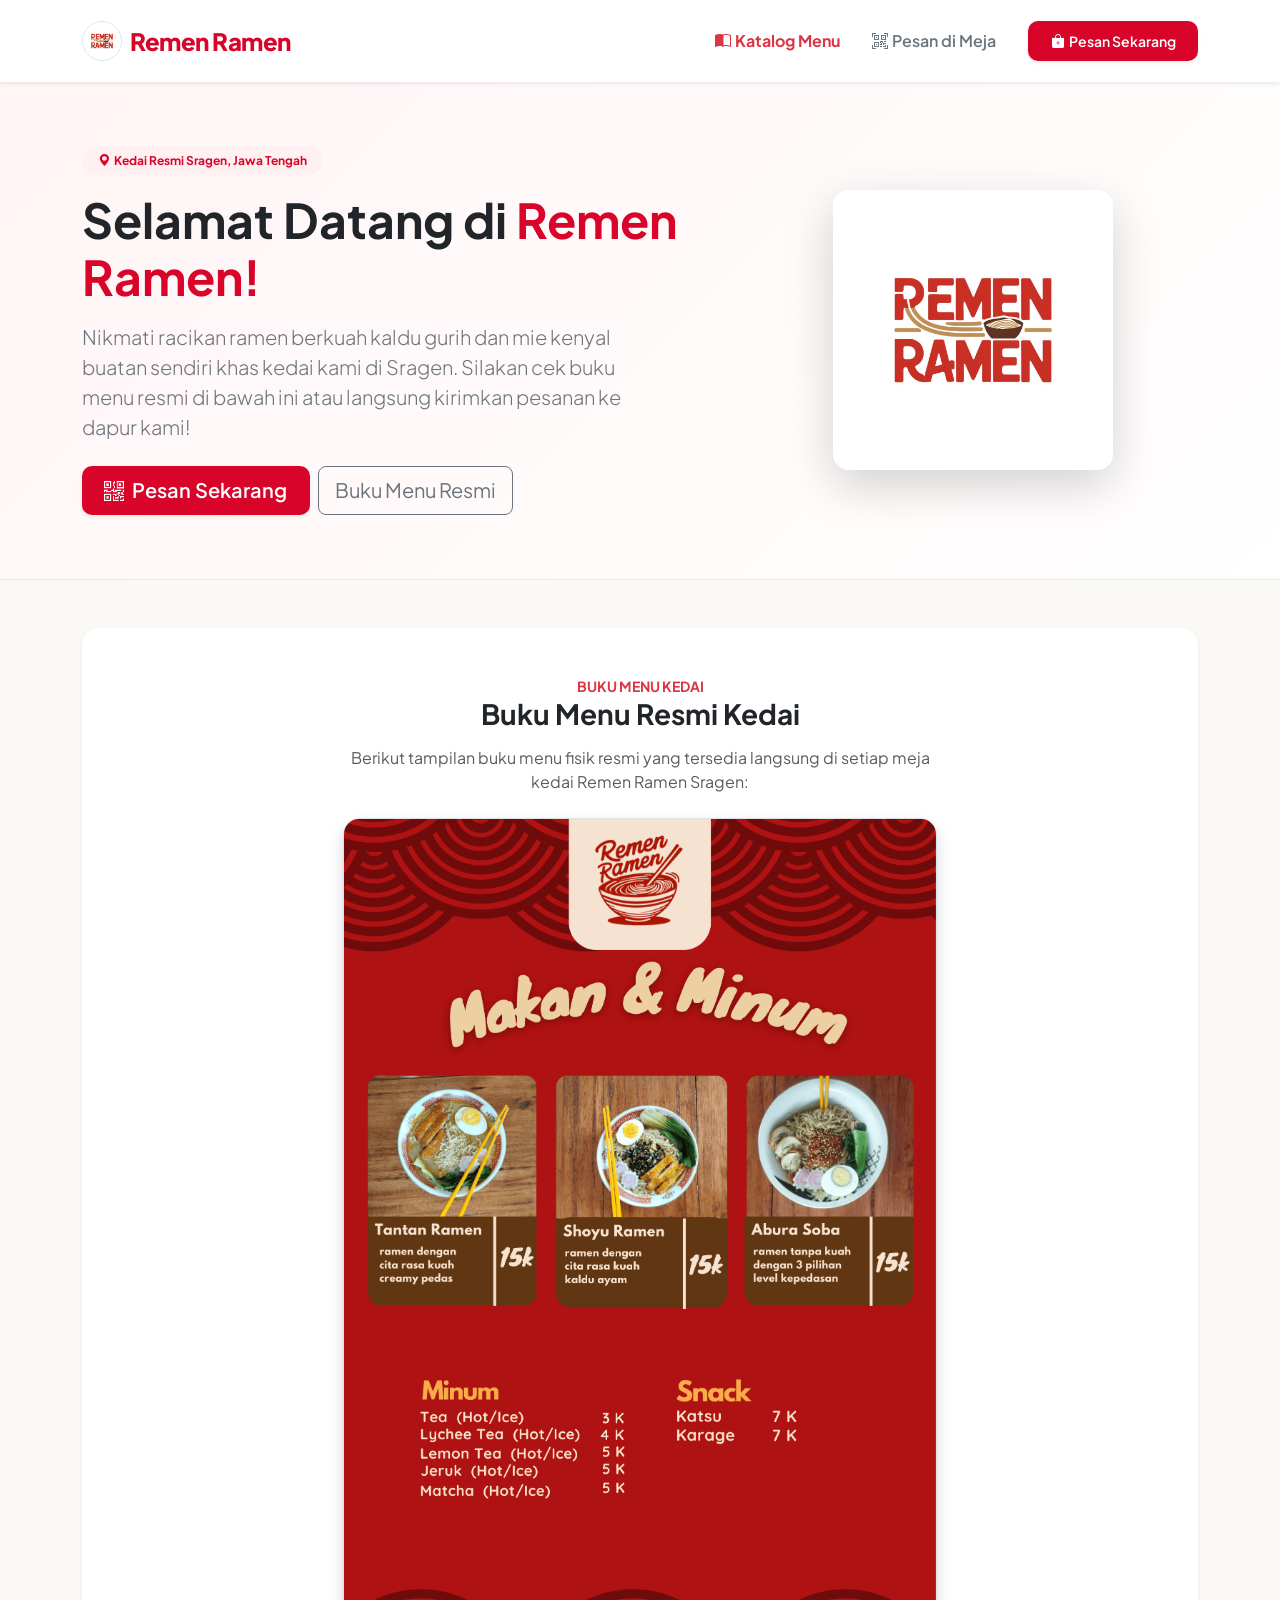
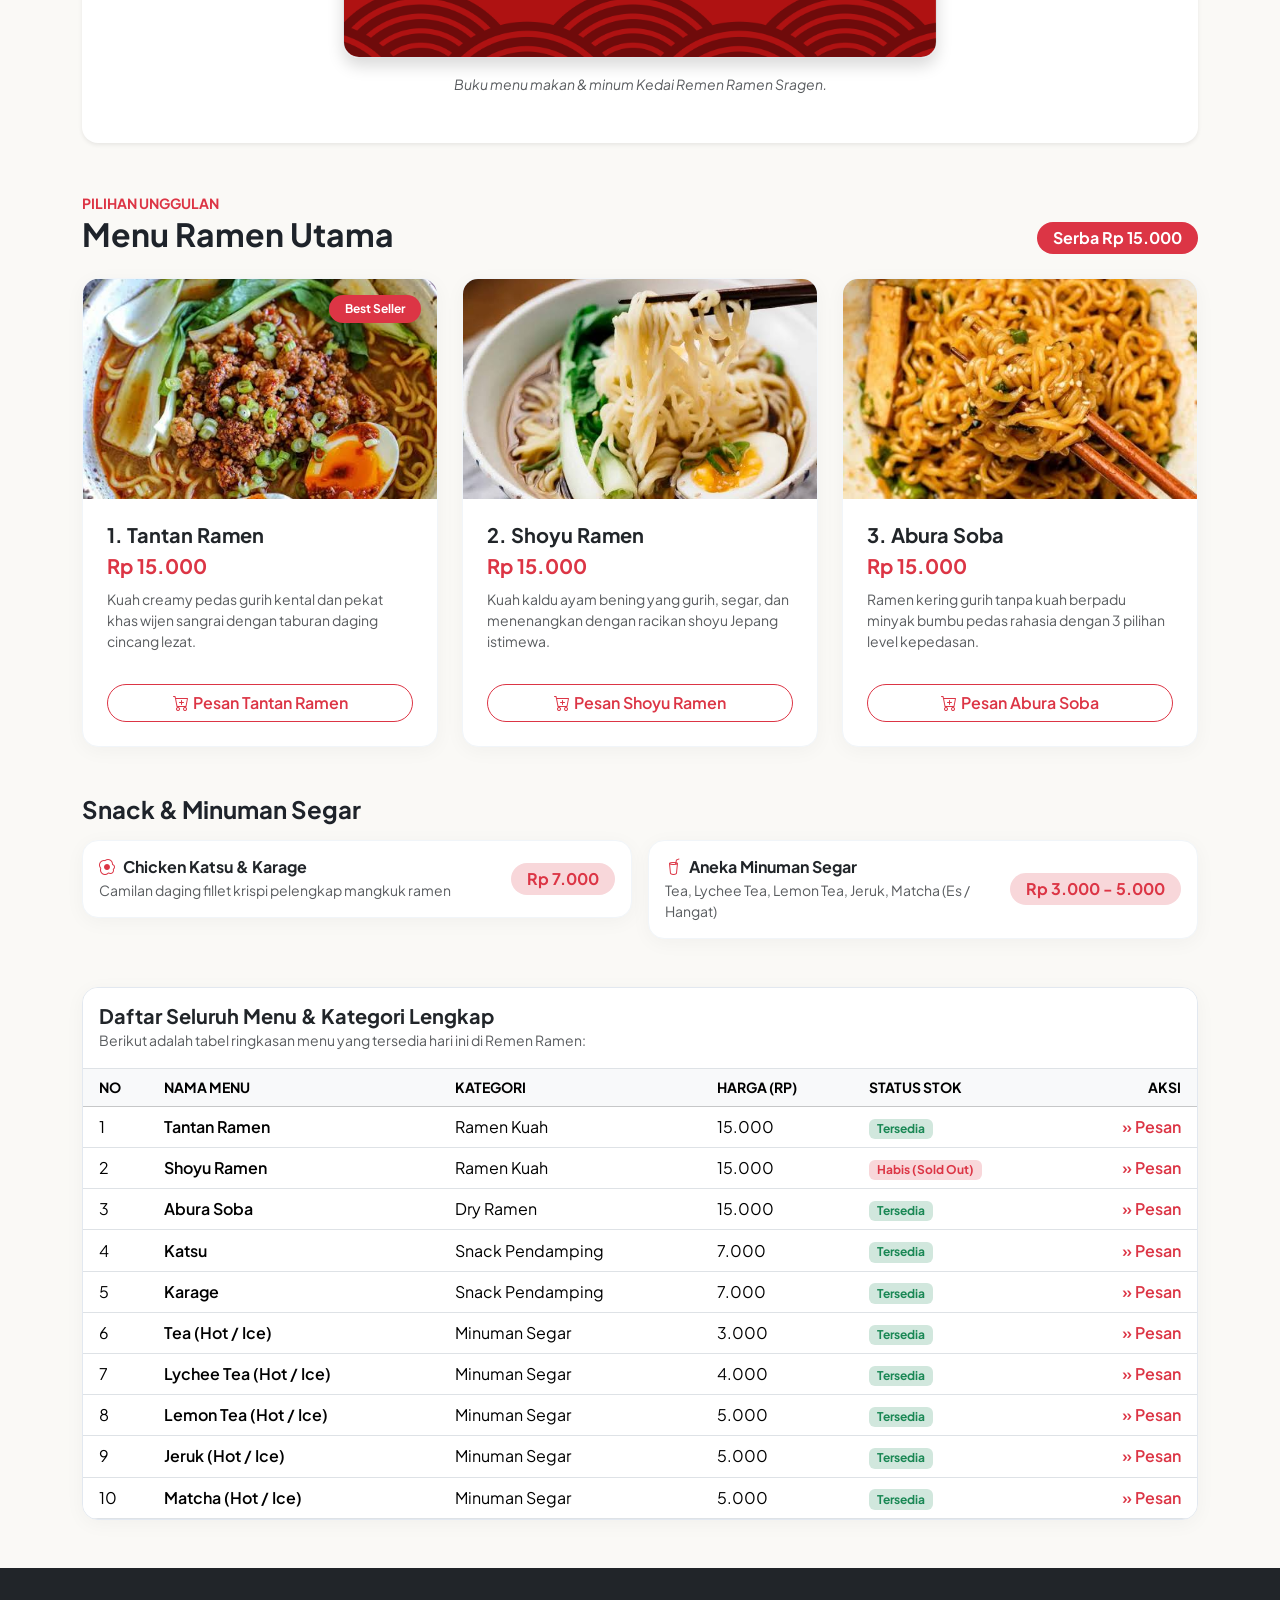
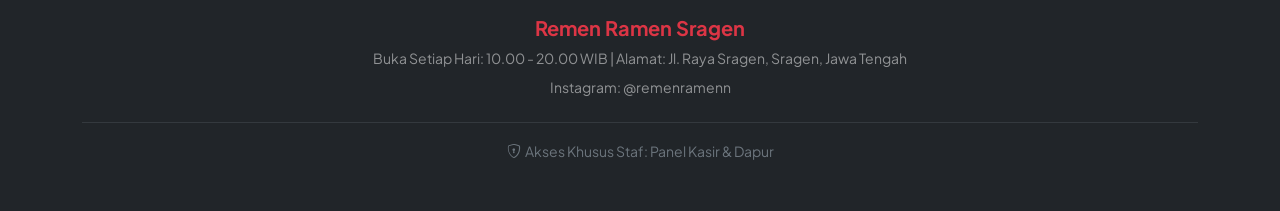
<file: index.html>
<!DOCTYPE html>
<html lang="id">
<head>
  <meta charset="UTF-8">
  <meta name="viewport" content="width=device-width, initial-scale=1.0">
  <title>Remen Ramen - Autentik Ramen Kedai Sragen</title>

  <!-- Google Font: Plus Jakarta Sans -->
  <link rel="preconnect" href="https://fonts.googleapis.com">
  <link rel="preconnect" href="https://fonts.gstatic.com" crossorigin>
  <link href="https://fonts.googleapis.com/css2?family=Plus+Jakarta+Sans:wght@400;500;600;700;800&display=swap" rel="stylesheet">

  <!-- Bootstrap 5 & Icons -->
  <link href="https://cdn.jsdelivr.net/npm/bootstrap@5.3.3/dist/css/bootstrap.min.css" rel="stylesheet">
  <link rel="stylesheet" href="https://cdn.jsdelivr.net/npm/bootstrap-icons@1.11.3/font/bootstrap-icons.min.css">

  <!-- Custom CSS -->
  <link rel="stylesheet" href="assets/css/style.css">
</head>
<body>

  <!-- ================= NAVBAR PELANGGAN ================= -->
  <nav class="navbar navbar-expand-lg navbar-light bg-white sticky-top shadow-sm py-3">
    <div class="container">
      <a class="navbar-brand d-flex align-items-center gap-2" href="index.html">
        <img src="assets/images/Logo_RemenRamen.jpg" alt="Logo Remen Ramen" class="rounded-circle border" width="40" height="40">
        <span class="navbar-brand-title fs-4 mb-0">Remen Ramen</span>
      </a>

      <button class="navbar-toggler border-0" type="button" data-bs-toggle="collapse" data-bs-target="#navCustomer">
        <span class="navbar-toggler-icon"></span>
      </button>

      <div class="collapse navbar-collapse justify-content-end" id="navCustomer">
        <ul class="navbar-nav align-items-center gap-1 gap-lg-3 mt-3 mt-lg-0">
          <li class="nav-item">
            <a class="nav-link active fw-bold text-danger" href="index.html"><i class="bi bi-book-half me-1"></i>Katalog Menu</a>
          </li>
          <li class="nav-item">
            <a class="nav-link fw-semibold text-secondary" href="pesan.html"><i class="bi bi-qr-code-scan me-1"></i>Pesan di Meja</a>
          </li>
          <li class="nav-item ms-lg-2">
            <a href="pesan.html" class="btn btn-brand btn-sm shadow-sm"><i class="bi bi-bag-plus-fill me-1"></i>Pesan Sekarang</a>
          </li>
        </ul>
      </div>
    </div>
  </nav>

  <!-- ================= 1. SAMBUTAN & HERO BANNER ================= -->
  <header class="hero-banner py-5" id="sambutan">
    <div class="container py-3">
      <div class="row align-items-center gy-4">
        <div class="col-12 col-lg-7 text-center text-lg-start">
          <span class="badge badge-soft-red px-3 py-2 rounded-pill mb-3">
            <i class="bi bi-geo-alt-fill me-1"></i>Kedai Resmi Sragen, Jawa Tengah
          </span>
          <h1 class="display-5 fw-bold text-dark mb-3">
            Selamat Datang di <span style="color: var(--brand-red);">Remen Ramen!</span>
          </h1>
          <p class="lead text-secondary mb-4" style="max-width: 540px;">
            Nikmati racikan ramen berkuah kaldu gurih dan mie kenyal buatan sendiri khas kedai kami di Sragen. Silakan cek buku menu resmi di bawah ini atau langsung kirimkan pesanan ke dapur kami!
          </p>
          <div class="d-flex flex-wrap justify-content-center justify-content-lg-start gap-2">
            <a href="pesan.html" class="btn btn-brand btn-lg shadow-sm">
              <i class="bi bi-qr-code me-2"></i>Pesan Sekarang
            </a>
            <a href="#buku-menu" class="btn btn-outline-secondary btn-lg">
              Buku Menu Resmi
            </a>
          </div>
        </div>
        <div class="col-12 col-lg-5 text-center">
          <img src="assets/images/Logo_RemenRamen.jpg" alt="Logo Kedai Remen Ramen" class="img-fluid rounded-4 shadow-lg border border-3 border-white" style="max-width: 280px;">
        </div>
      </div>
    </div>
  </header>

  <!-- ================= KONTEN UTAMA ================= -->
  <main class="container my-5">

    <!-- 2. BUKU MENU -->
    <section class="card border-0 shadow-sm rounded-4 p-4 p-lg-5 mb-5 bg-white text-center" id="buku-menu">
      <span class="text-danger fw-bold small text-uppercase">Buku Menu Kedai</span>
      <h2 class="h3 fw-bold mb-3">Buku Menu Resmi Kedai</h2>
      <p class="text-muted mx-auto mb-4" style="max-width: 600px;">
        Berikut tampilan buku menu fisik resmi yang tersedia langsung di setiap meja kedai Remen Ramen Sragen:
      </p>
      <div class="text-center">
        <img src="assets/images/Menu_RemenRamen.png" class="img-fluid rounded-4 shadow border" alt="Buku Menu Resmi Remen Ramen" style="max-height: 840px;">
        <figcaption class="mt-3 text-muted small fst-italic">Buku menu makan &amp; minum Kedai Remen Ramen Sragen.</figcaption>
      </div>
    </section>

    <!-- 3. MENU RAMEN (GRID CARDS 3 KOLOM BOOTSTRAP) -->
    <section class="mb-5" id="menu-utama">
      <div class="d-flex justify-content-between align-items-end mb-4">
        <div>
          <span class="text-danger fw-bold small text-uppercase">Pilihan Unggulan</span>
          <h2 class="fw-bold mb-0">Menu Ramen Utama</h2>
        </div>
        <span class="badge bg-danger fs-6 px-3 py-2 rounded-pill">Serba Rp 15.000</span>
      </div>

      <div class="row g-4">
        <!-- Card 1: Tantan Ramen -->
        <div class="col-12 col-md-6 col-lg-4">  
          <div class="card card-menu h-100">
            <div class="position-relative">
              <img src="assets/images/Ramen_Tantan.jpg" class="card-img-top card-menu-img" alt="Tantan Ramen">
              <span class="position-absolute top-0 end-0 m-3 badge bg-danger rounded-pill px-3 py-2 shadow-sm">Best Seller</span>
            </div>
            <div class="card-body p-4 d-flex flex-column">
              <h3 class="h5 fw-bold mb-1">1. Tantan Ramen</h3>
              <p class="text-danger fw-bold fs-5 mb-2">Rp 15.000</p>
              <p class="text-muted small flex-grow-1">
                Kuah creamy pedas gurih kental dan pekat khas wijen sangrai dengan taburan daging cincang lezat.
              </p>
              <a href="pesan.html" class="btn btn-outline-danger w-100 fw-semibold rounded-pill mt-3">
                <i class="bi bi-cart-plus me-1"></i>Pesan Tantan Ramen
              </a>
            </div>
          </div>
        </div>

        <!-- Card 2: Shoyu Ramen -->
        <div class="col-12 col-md-6 col-lg-4">
          <div class="card card-menu h-100">
            <div class="position-relative">
              <img src="assets/images/Ramen_Shoyu.jpg" class="card-img-top card-menu-img" alt="Shoyu Ramen">
            </div>
            <div class="card-body p-4 d-flex flex-column">
              <h3 class="h5 fw-bold mb-1">2. Shoyu Ramen</h3>
              <p class="text-danger fw-bold fs-5 mb-2">Rp 15.000</p>
              <p class="text-muted small flex-grow-1">
                Kuah kaldu ayam bening yang gurih, segar, dan menenangkan dengan racikan shoyu Jepang istimewa.
              </p>
              <a href="pesan.html" class="btn btn-outline-danger w-100 fw-semibold rounded-pill mt-3">
                <i class="bi bi-cart-plus me-1"></i>Pesan Shoyu Ramen
              </a>
            </div>
          </div>
        </div>

        <!-- Card 3: Abura Soba -->
        <div class="col-12 col-md-6 col-lg-4">
          <div class="card card-menu h-100">
            <div class="position-relative">
              <img src="assets/images/Ramen_AburaSoba.jpg" class="card-img-top card-menu-img" alt="Abura Soba">
            </div>
            <div class="card-body p-4 d-flex flex-column">
              <h3 class="h5 fw-bold mb-1">3. Abura Soba</h3>
              <p class="text-danger fw-bold fs-5 mb-2">Rp 15.000</p>
              <p class="text-muted small flex-grow-1">
                Ramen kering gurih tanpa kuah berpadu minyak bumbu pedas rahasia dengan 3 pilihan level kepedasan.
              </p>
              <a href="pesan.html" class="btn btn-outline-danger w-100 fw-semibold rounded-pill mt-3">
                <i class="bi bi-cart-plus me-1"></i>Pesan Abura Soba
              </a>
            </div>
          </div>
        </div>
      </div>
    </section>

    <!-- 4. SNACK & MINUMAN -->
    <section class="mb-5">
      <h2 class="h4 fw-bold mb-3">Snack &amp; Minuman Segar</h2>
      <div class="row g-3">
        <div class="col-12 col-md-6">
          <div class="card card-menu p-3">
            <div class="d-flex justify-content-between align-items-center">
              <div>
                <h3 class="h6 fw-bold mb-1"><i class="bi bi-egg-fried text-danger me-2"></i>Chicken Katsu &amp; Karage</h3>
                <p class="text-muted small mb-0">Camilan daging fillet krispi pelengkap mangkuk ramen</p>
              </div>
              <span class="badge bg-danger-subtle text-danger fs-6 px-3 py-2 rounded-pill">Rp 7.000</span>
            </div>
          </div>
        </div>
        <div class="col-12 col-md-6">
          <div class="card card-menu p-3">
            <div class="d-flex justify-content-between align-items-center">
              <div>
                <h3 class="h6 fw-bold mb-1"><i class="bi bi-cup-straw text-danger me-2"></i>Aneka Minuman Segar</h3>
                <p class="text-muted small mb-0">Tea, Lychee Tea, Lemon Tea, Jeruk, Matcha (Es / Hangat)</p>
              </div>
              <span class="badge bg-danger-subtle text-danger fs-6 px-3 py-2 rounded-pill">Rp 3.000 - 5.000</span>
            </div>
          </div>
        </div>
      </div>
    </section>

    <!-- 5. TABEL DAFTAR SELURUH MENU & KATEGORI LENGKAP -->
    <section class="mb-5" id="daftar-harga-lengkap">
      <div class="table-card">
        <div class="p-3 border-bottom bg-white">
          <h2 class="h5 fw-bold mb-0 text-dark">Daftar Seluruh Menu &amp; Kategori Lengkap</h2>
          <small class="text-muted">Berikut adalah tabel ringkasan menu yang tersedia hari ini di Remen Ramen:</small>
        </div>
        <div class="table-responsive">
          <table class="table table-hover align-middle mb-0">
            <thead class="table-light text-secondary small text-uppercase">
              <tr>
                <th scope="col" class="ps-3">No</th>
                <th scope="col">Nama Menu</th>
                <th scope="col">Kategori</th>
                <th scope="col">Harga (Rp)</th>
                <th scope="col">Status Stok</th>
                <th scope="col" class="text-end pe-3">Aksi</th>
              </tr>
            </thead>
            <tbody>
              <tr>
                <td class="ps-3">1</td>
                <td class="fw-semibold">Tantan Ramen</td>
                <td>Ramen Kuah</td>
                <td>15.000</td>
                <td><span class="badge bg-success-subtle text-success">Tersedia</span></td>
                <td class="text-end pe-3"><a href="pesan.html" class="text-danger fw-semibold text-decoration-none">&raquo; Pesan</a></td>
              </tr>
              <tr>
                <td class="ps-3">2</td>
                <td class="fw-semibold">Shoyu Ramen</td>
                <td>Ramen Kuah</td>
                <td>15.000</td>
                <td><span class="badge bg-danger-subtle text-danger">Habis (Sold Out)</span></td>
                <td class="text-end pe-3"><a href="pesan.html" class="text-danger fw-semibold text-decoration-none">&raquo; Pesan</a></td>
              </tr>
              <tr>
                <td class="ps-3">3</td>
                <td class="fw-semibold">Abura Soba</td>
                <td>Dry Ramen</td>
                <td>15.000</td>
                <td><span class="badge bg-success-subtle text-success">Tersedia</span></td>
                <td class="text-end pe-3"><a href="pesan.html" class="text-danger fw-semibold text-decoration-none">&raquo; Pesan</a></td>
              </tr>
              <tr>
                <td class="ps-3">4</td>
                <td class="fw-semibold">Katsu</td>
                <td>Snack Pendamping</td>
                <td>7.000</td>
                <td><span class="badge bg-success-subtle text-success">Tersedia</span></td>
                <td class="text-end pe-3"><a href="pesan.html" class="text-danger fw-semibold text-decoration-none">&raquo; Pesan</a></td>
              </tr>
              <tr>
                <td class="ps-3">5</td>
                <td class="fw-semibold">Karage</td>
                <td>Snack Pendamping</td>
                <td>7.000</td>
                <td><span class="badge bg-success-subtle text-success">Tersedia</span></td>
                <td class="text-end pe-3"><a href="pesan.html" class="text-danger fw-semibold text-decoration-none">&raquo; Pesan</a></td>
              </tr>
              <tr>
                <td class="ps-3">6</td>
                <td class="fw-semibold">Tea (Hot / Ice)</td>
                <td>Minuman Segar</td>
                <td>3.000</td>
                <td><span class="badge bg-success-subtle text-success">Tersedia</span></td>
                <td class="text-end pe-3"><a href="pesan.html" class="text-danger fw-semibold text-decoration-none">&raquo; Pesan</a></td>
              </tr>
              <tr>
                <td class="ps-3">7</td>
                <td class="fw-semibold">Lychee Tea (Hot / Ice)</td>
                <td>Minuman Segar</td>
                <td>4.000</td>
                <td><span class="badge bg-success-subtle text-success">Tersedia</span></td>
                <td class="text-end pe-3"><a href="pesan.html" class="text-danger fw-semibold text-decoration-none">&raquo; Pesan</a></td>
              </tr>
              <tr>
                <td class="ps-3">8</td>
                <td class="fw-semibold">Lemon Tea (Hot / Ice)</td>
                <td>Minuman Segar</td>
                <td>5.000</td>
                <td><span class="badge bg-success-subtle text-success">Tersedia</span></td>
                <td class="text-end pe-3"><a href="pesan.html" class="text-danger fw-semibold text-decoration-none">&raquo; Pesan</a></td>
              </tr>
              <tr>
                <td class="ps-3">9</td>
                <td class="fw-semibold">Jeruk (Hot / Ice)</td>
                <td>Minuman Segar</td>
                <td>5.000</td>
                <td><span class="badge bg-success-subtle text-success">Tersedia</span></td>
                <td class="text-end pe-3"><a href="pesan.html" class="text-danger fw-semibold text-decoration-none">&raquo; Pesan</a></td>
              </tr>
              <tr>
                <td class="ps-3">10</td>
                <td class="fw-semibold">Matcha (Hot / Ice)</td>
                <td>Minuman Segar</td>
                <td>5.000</td>
                <td><span class="badge bg-success-subtle text-success">Tersedia</span></td>
                <td class="text-end pe-3"><a href="pesan.html" class="text-danger fw-semibold text-decoration-none">&raquo; Pesan</a></td>
              </tr>
            </tbody>
          </table>
        </div>
      </div>
    </section>

  </main>

  <!-- ================= FOOTER ================= -->
  <footer class="bg-dark text-white py-5 mt-5">
    <div class="container text-center">
      <h3 class="h5 fw-bold text-danger mb-2">Remen Ramen Sragen</h3>
      <p class="text-white-50 small mb-2">Buka Setiap Hari: 10.00 - 20.00 WIB | Alamat: Jl. Raya Sragen, Sragen, Jawa Tengah</p>
      <p class="text-white-50 small mb-4">Instagram: @remenramenn</p>
      
      <div class="pt-3 border-top border-secondary border-opacity-25">
        <a href="admin.html" class="text-secondary text-decoration-none small">
          <i class="bi bi-shield-lock me-1"></i>Akses Khusus Staf: Panel Kasir &amp; Dapur
        </a>
      </div>
    </div>
  </footer>

  <!-- Bootstrap 5.3 JS Bundle (Bawaan Bootstrap untuk Navbar Collapse) -->
  <script src="https://cdn.jsdelivr.net/npm/bootstrap@5.3.3/dist/js/bootstrap.bundle.min.js"></script>
</body>
</html>
</file>
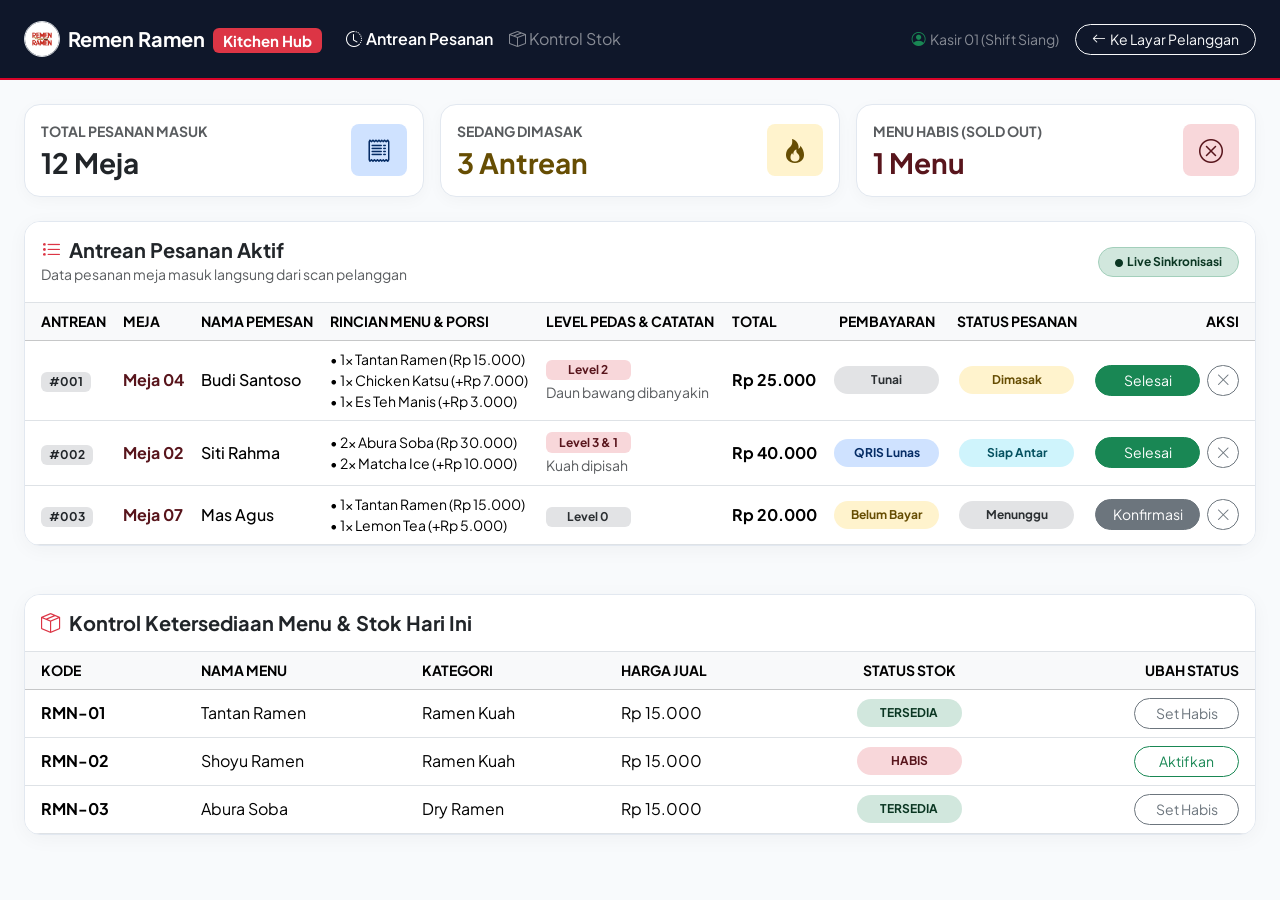
<file: admin.html>
<!DOCTYPE html>
<html lang="id">
<head>
  <meta charset="UTF-8">
  <meta name="viewport" content="width=device-width, initial-scale=1.0">
  <title>Dashboard Kasir &amp; Dapur - Remen Ramen</title>

  <!-- Google Font: Plus Jakarta Sans -->
  <link rel="preconnect" href="https://fonts.googleapis.com">
  <link rel="preconnect" href="https://fonts.gstatic.com" crossorigin>
  <link href="https://fonts.googleapis.com/css2?family=Plus+Jakarta+Sans:wght@400;500;600;700;800&display=swap" rel="stylesheet">

  <!-- Bootstrap 5 & Icons -->
  <link href="https://cdn.jsdelivr.net/npm/bootstrap@5.3.3/dist/css/bootstrap.min.css" rel="stylesheet">
  <link rel="stylesheet" href="https://cdn.jsdelivr.net/npm/bootstrap-icons@1.11.3/font/bootstrap-icons.min.css">

  <!-- Custom CSS -->
  <link rel="stylesheet" href="assets/css/style.css">
</head>
<body class="bg-admin">

  <!-- ================= NAVBAR ADMIN ================= -->
  <nav class="navbar navbar-expand-lg navbar-dark admin-navbar sticky-top py-3">
    <div class="container-fluid px-lg-4">
      <a class="navbar-brand d-flex align-items-center gap-2" href="admin.html">
        <img src="assets/images/Logo_RemenRamen.jpg" alt="Logo Remen Ramen" class="rounded-circle border" width="36" height="36">
        <span class="fw-bold">Remen Ramen <span class="badge bg-danger ms-1">Kitchen Hub</span></span>
      </a>

      <button class="navbar-toggler" type="button" data-bs-toggle="collapse" data-bs-target="#navAdmin">
        <span class="navbar-toggler-icon"></span>
      </button>

      <div class="collapse navbar-collapse" id="navAdmin">
        <ul class="navbar-nav me-auto">
          <li class="nav-item">
            <a class="nav-link active fw-semibold" href="#antrean-live"><i class="bi bi-clock-history me-1"></i>Antrean Pesanan</a>
          </li>
          <li class="nav-item">
            <a class="nav-link text-white-50" href="#kontrol-stok"><i class="bi bi-box-seam me-1"></i>Kontrol Stok</a>
          </li>
        </ul>
        <div class="d-flex align-items-center gap-3">
          <span class="text-white-50 small">
            <i class="bi bi-person-circle text-success me-1"></i>Kasir 01 (Shift Siang)
          </span>
          <a href="index.html" class="btn btn-outline-light btn-sm rounded-pill px-3">
            <i class="bi bi-arrow-left me-1"></i>Ke Layar Pelanggan
          </a>
        </div>
      </div>
    </div>
  </nav>

  <!-- ================= MAIN ADMIN ================= -->
  <main class="container-fluid px-lg-4 my-4">

    <!-- KPI STATS CARDS (WARNA SOFT PASTEL & TANPA BORDER TEBAL MENCOLOK) -->
    <div class="row g-3 mb-4">
      <div class="col-12 col-md-4">
        <div class="card-kpi p-3">
          <div class="d-flex justify-content-between align-items-center">
            <div>
              <p class="text-muted small fw-bold text-uppercase mb-1">Total Pesanan Masuk</p>
              <h2 class="h3 fw-bold text-dark mb-0">12 Meja</h2>
            </div>
            <div class="bg-primary-subtle text-primary-emphasis rounded-3 px-3 py-2">
              <i class="bi bi-receipt fs-4"></i>
            </div>
          </div>
        </div>
      </div>
      <div class="col-12 col-md-4">
        <div class="card-kpi p-3">
          <div class="d-flex justify-content-between align-items-center">
            <div>
              <p class="text-muted small fw-bold text-uppercase mb-1">Sedang Dimasak</p>
              <h2 class="h3 fw-bold text-warning-emphasis mb-0">3 Antrean</h2>
            </div>
            <div class="bg-warning-subtle text-warning-emphasis rounded-3 px-3 py-2">
              <i class="bi bi-fire fs-4"></i>
            </div>
          </div>
        </div>
      </div>
      <div class="col-12 col-md-4">
        <div class="card-kpi p-3">
          <div class="d-flex justify-content-between align-items-center">
            <div>
              <p class="text-muted small fw-bold text-uppercase mb-1">Menu Habis (Sold Out)</p>
              <h2 class="h3 fw-bold text-danger-emphasis mb-0">1 Menu</h2>
            </div>
            <div class="bg-danger-subtle text-danger-emphasis rounded-3 px-3 py-2">
              <i class="bi bi-x-circle fs-4"></i>
            </div>
          </div>
        </div>
      </div>
    </div>

    <!-- TABEL 1: ANTREAN LIVE -->
    <div class="table-card mb-5" id="antrean-live">
      <div class="p-3 border-bottom d-flex justify-content-between align-items-center bg-white">
        <div>
          <h2 class="h5 fw-bold mb-0 text-dark"><i class="bi bi-list-task text-danger me-2"></i>Antrean Pesanan Aktif</h2>
          <small class="text-muted">Data pesanan meja masuk langsung dari scan pelanggan</small>
        </div>
        <span class="badge bg-success-subtle text-success-emphasis border border-success-subtle px-3 py-2 rounded-pill small">
          <i class="bi bi-circle-fill me-1" style="font-size: 8px;"></i>Live Sinkronisasi
        </span>
      </div>

      <div class="table-responsive">
        <table class="table table-hover align-middle mb-0">
          <thead class="table-light text-secondary small text-uppercase">
            <tr>
              <th scope="col" class="ps-3">Antrean</th>
              <th scope="col">Meja</th>
              <th scope="col">Nama Pemesan</th>
              <th scope="col">Rincian Menu &amp; Porsi</th>
              <th scope="col">Level Pedas &amp; Catatan</th>
              <th scope="col">Total</th>
              <th scope="col" class="text-center">Pembayaran</th>
              <th scope="col" class="text-center">Status Pesanan</th>
              <th scope="col" class="text-end pe-3">Aksi</th>
            </tr>
          </thead>
          <tbody>
            <tr>
              <td class="ps-3"><span class="badge bg-secondary-subtle text-dark fw-bold px-2 py-1">#001</span></td>
              <td><span class="fw-bold text-danger-emphasis">Meja 04</span></td>
              <td class="fw-medium">Budi Santoso</td>
              <td>
                <small class="d-block">&bull; 1x Tantan Ramen (Rp 15.000)</small>
                <small class="d-block">&bull; 1x Chicken Katsu (+Rp 7.000)</small>
                <small class="d-block">&bull; 1x Es Teh Manis (+Rp 3.000)</small>
              </td>
              <td>
                <span class="badge bg-danger-subtle text-danger-emphasis d-inline-block text-center" style="width: 85px;">Level 2</span><br>
                <small class="text-muted">Daun bawang dibanyakin</small>
              </td>
              <td class="fw-bold">Rp 25.000</td>
              <td class="text-center">
                <span class="badge bg-secondary-subtle text-secondary-emphasis rounded-pill py-2 d-inline-block text-center" style="width: 105px;">Tunai</span>
              </td>
              <td class="text-center">
                <span class="badge bg-warning-subtle text-warning-emphasis rounded-pill py-2 d-inline-block text-center" style="width: 115px;">Dimasak</span>
              </td>
              <td class="text-end pe-3 text-nowrap">
                <button type="button" class="btn btn-sm btn-success rounded-pill me-1" style="width: 105px;">Selesai</button>
                <button type="button" class="btn btn-sm btn-outline-secondary rounded-pill px-2"><i class="bi bi-x-lg"></i></button>
              </td>
            </tr>

            <tr>
              <td class="ps-3"><span class="badge bg-secondary-subtle text-dark fw-bold px-2 py-1">#002</span></td>
              <td><span class="fw-bold text-danger-emphasis">Meja 02</span></td>
              <td class="fw-medium">Siti Rahma</td>
              <td>
                <small class="d-block">&bull; 2x Abura Soba (Rp 30.000)</small>
                <small class="d-block">&bull; 2x Matcha Ice (+Rp 10.000)</small>
              </td>
              <td>
                <span class="badge bg-danger-subtle text-danger-emphasis d-inline-block text-center" style="width: 85px;">Level 3 &amp; 1</span><br>
                <small class="text-muted">Kuah dipisah</small>
              </td>
              <td class="fw-bold">Rp 40.000</td>
              <td class="text-center">
                <span class="badge bg-primary-subtle text-primary-emphasis rounded-pill py-2 d-inline-block text-center" style="width: 105px;">QRIS Lunas</span>
              </td>
              <td class="text-center">
                <span class="badge bg-info-subtle text-info-emphasis rounded-pill py-2 d-inline-block text-center" style="width: 115px;">Siap Antar</span>
              </td>
              <td class="text-end pe-3 text-nowrap">
                <button type="button" class="btn btn-sm btn-success rounded-pill me-1" style="width: 105px;">Selesai</button>
                <button type="button" class="btn btn-sm btn-outline-secondary rounded-pill px-2"><i class="bi bi-x-lg"></i></button>
              </td>
            </tr>

            <tr>
              <td class="ps-3"><span class="badge bg-secondary-subtle text-dark fw-bold px-2 py-1">#003</span></td>
              <td><span class="fw-bold text-danger-emphasis">Meja 07</span></td>
              <td class="fw-medium">Mas Agus</td>
              <td>
                <small class="d-block">&bull; 1x Tantan Ramen (Rp 15.000)</small>
                <small class="d-block">&bull; 1x Lemon Tea (+Rp 5.000)</small>
              </td>
              <td>
                <span class="badge bg-secondary-subtle text-secondary-emphasis d-inline-block text-center" style="width: 85px;">Level 0</span>
              </td>
              <td class="fw-bold">Rp 20.000</td>
              <td class="text-center">
                <span class="badge bg-warning-subtle text-warning-emphasis rounded-pill py-2 d-inline-block text-center" style="width: 105px;">Belum Bayar</span>
              </td>
              <td class="text-center">
                <span class="badge bg-secondary-subtle text-secondary-emphasis rounded-pill py-2 d-inline-block text-center" style="width: 115px;">Menunggu</span>
              </td>
              <td class="text-end pe-3 text-nowrap">
                <button type="button" class="btn btn-sm btn-secondary rounded-pill me-1" style="width: 105px;">Konfirmasi</button>
                <button type="button" class="btn btn-sm btn-outline-secondary rounded-pill px-2"><i class="bi bi-x-lg"></i></button>
              </td>
            </tr>
          </tbody>
        </table>
      </div>
    </div>

    <!-- TABEL 2: KONTROL STOK -->
    <div class="table-card" id="kontrol-stok">
      <div class="p-3 border-bottom bg-white">
        <h2 class="h5 fw-bold mb-0 text-dark"><i class="bi bi-box-seam text-danger me-2"></i>Kontrol Ketersediaan Menu &amp; Stok Hari Ini</h2>
      </div>
      <div class="table-responsive">
        <table class="table table-hover align-middle mb-0">
          <thead class="table-light text-secondary small text-uppercase">
            <tr>
              <th scope="col" class="ps-3">Kode</th>
              <th scope="col">Nama Menu</th>
              <th scope="col">Kategori</th>
              <th scope="col">Harga Jual</th>
              <th scope="col" class="text-center">Status Stok</th>
              <th scope="col" class="text-end pe-3">Ubah Status</th>
            </tr>
          </thead>
          <tbody>
            <tr>
              <td class="ps-3 fw-bold">RMN-01</td>
              <td>Tantan Ramen</td>
              <td>Ramen Kuah</td>
              <td>Rp 15.000</td>
              <td class="text-center">
                <span class="badge bg-success-subtle text-success-emphasis rounded-pill py-2 d-inline-block text-center" style="width: 105px;">TERSEDIA</span>
              </td>
              <td class="text-end pe-3">
                <button type="button" class="btn btn-sm btn-outline-secondary rounded-pill" style="width: 105px;">Set Habis</button>
              </td>
            </tr>
            <tr>
              <td class="ps-3 fw-bold">RMN-02</td>
              <td>Shoyu Ramen</td>
              <td>Ramen Kuah</td>
              <td>Rp 15.000</td>
              <td class="text-center">
                <span class="badge bg-danger-subtle text-danger-emphasis rounded-pill py-2 d-inline-block text-center" style="width: 105px;">HABIS</span>
              </td>
              <td class="text-end pe-3">
                <button type="button" class="btn btn-sm btn-outline-success rounded-pill" style="width: 105px;">Aktifkan</button>
              </td>
            </tr>
            <tr>
              <td class="ps-3 fw-bold">RMN-03</td>
              <td>Abura Soba</td>
              <td>Dry Ramen</td>
              <td>Rp 15.000</td>
              <td class="text-center">
                <span class="badge bg-success-subtle text-success-emphasis rounded-pill py-2 d-inline-block text-center" style="width: 105px;">TERSEDIA</span>
              </td>
              <td class="text-end pe-3">
                <button type="button" class="btn btn-sm btn-outline-secondary rounded-pill" style="width: 105px;">Set Habis</button>
              </td>
            </tr>
          </tbody>
        </table>
      </div>
    </div>

  </main>

  <script src="https://cdn.jsdelivr.net/npm/bootstrap@5.3.3/dist/js/bootstrap.bundle.min.js"></script>
</body>
</html>
</file>
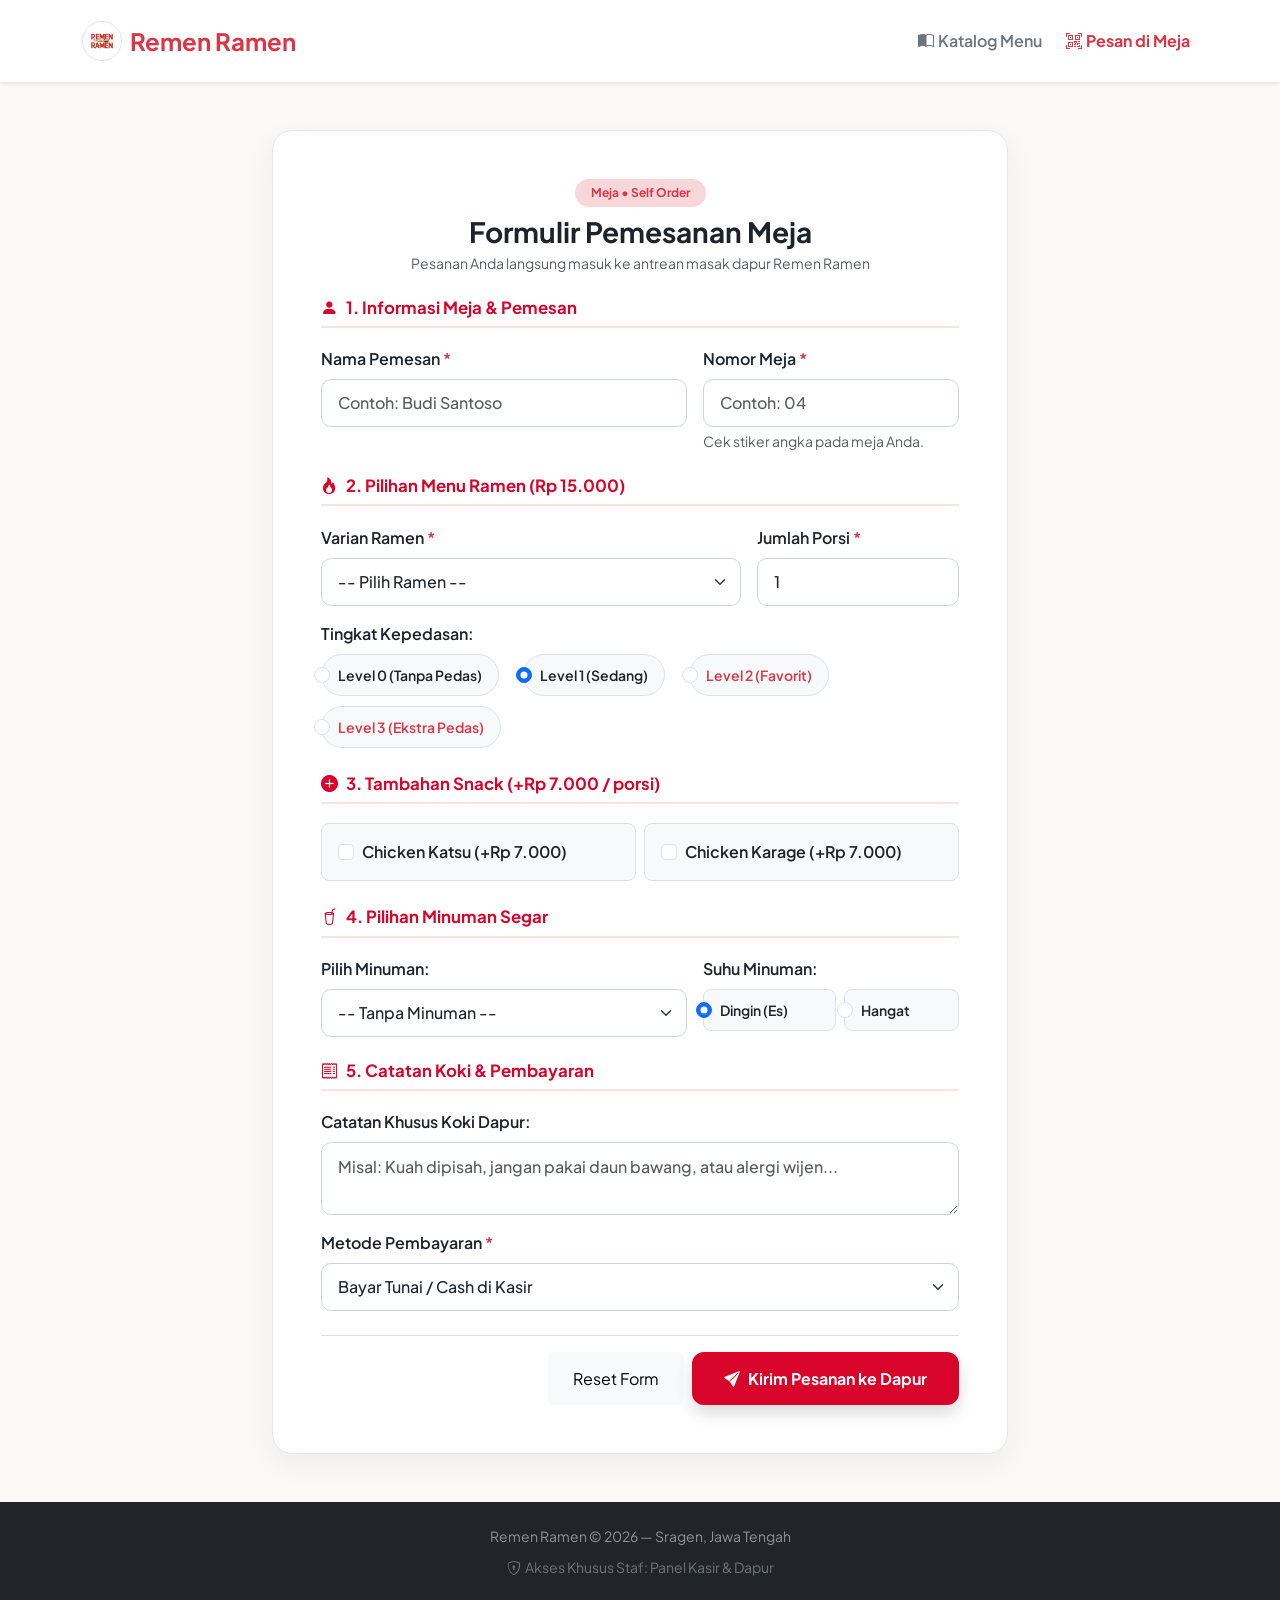
<file: pesan.html>
<!DOCTYPE html>
<html lang="id">
<head>
  <meta charset="UTF-8">
  <meta name="viewport" content="width=device-width, initial-scale=1.0">
  <title>Formulir Pemesanan Meja - Remen Ramen</title>

  <!-- Google Font: Plus Jakarta Sans -->
  <link rel="preconnect" href="https://fonts.googleapis.com">
  <link rel="preconnect" href="https://fonts.gstatic.com" crossorigin>
  <link href="https://fonts.googleapis.com/css2?family=Plus+Jakarta+Sans:wght@400;500;600;700;800&display=swap" rel="stylesheet">

  <!-- Bootstrap 5 & Icons -->
  <link href="https://cdn.jsdelivr.net/npm/bootstrap@5.3.3/dist/css/bootstrap.min.css" rel="stylesheet">
  <link rel="stylesheet" href="https://cdn.jsdelivr.net/npm/bootstrap-icons@1.11.3/font/bootstrap-icons.min.css">

  <!-- Custom CSS -->
  <link rel="stylesheet" href="assets/css/style.css">
</head>
<body>

  <!-- NAVBAR PELANGGAN -->
  <nav class="navbar navbar-expand-lg navbar-light bg-white sticky-top shadow-sm py-3">
    <div class="container">
      <a class="navbar-brand d-flex align-items-center gap-2" href="index.html">
        <img src="assets/images/Logo_RemenRamen.jpg" alt="Logo Remen Ramen" class="rounded-circle border" width="40" height="40">
        <span class="fw-bold fs-4 text-danger mb-0">Remen Ramen</span>
      </a>

      <button class="navbar-toggler border-0" type="button" data-bs-toggle="collapse" data-bs-target="#navPesan">
        <span class="navbar-toggler-icon"></span>
      </button>

      <div class="collapse navbar-collapse justify-content-end" id="navPesan">
        <ul class="navbar-nav align-items-center gap-2">
          <li class="nav-item">
            <a class="nav-link fw-semibold text-secondary" href="index.html"><i class="bi bi-book-half me-1"></i>Katalog Menu</a>
          </li>
          <li class="nav-item">
            <a class="nav-link active fw-bold text-danger" href="pesan.html"><i class="bi bi-qr-code-scan me-1"></i>Pesan di Meja</a>
          </li>
        </ul>
      </div>
    </div>
  </nav>

  <!-- FORM CONTAINER -->
  <main class="container my-5">
    <div class="row justify-content-center">
      <div class="col-12 col-md-10 col-lg-8">
        
        <div class="form-card p-4 p-md-5">
          <div class="text-center mb-4">
            <span class="badge bg-danger-subtle text-danger px-3 py-2 rounded-pill fw-bold mb-2">Meja &bull; Self Order</span>
            <h1 class="h3 fw-bold mb-1">Formulir Pemesanan Meja</h1>
            <p class="text-muted small">Pesanan Anda langsung masuk ke antrean masak dapur Remen Ramen</p>
          </div>

          <form action="admin.html" method="get">
            
            <!-- 1. DATA PEMESAN -->
            <div class="mb-4">
              <h2 class="form-section-title"><i class="bi bi-person-fill me-2"></i>1. Informasi Meja &amp; Pemesan</h2>
              <div class="row g-3">
                <div class="col-12 col-md-7">
                  <label for="nama_pemesan" class="form-label fw-semibold">Nama Pemesan <span class="text-danger">*</span></label>
                  <input type="text" class="form-control" id="nama_pemesan" name="nama_pemesan" placeholder="Contoh: Budi Santoso" required>
                </div>
                <div class="col-12 col-md-5">
                  <label for="nomor_meja" class="form-label fw-semibold">Nomor Meja <span class="text-danger">*</span></label>
                  <input type="number" class="form-control" id="nomor_meja" name="nomor_meja" min="1" max="25" placeholder="Contoh: 04" required>
                  <div class="form-text small">Cek stiker angka pada meja Anda.</div>
                </div>
              </div>
            </div>

            <!-- 2. PILIHAN RAMEN -->
            <div class="mb-4">
              <h2 class="form-section-title"><i class="bi bi-fire me-2"></i>2. Pilihan Menu Ramen (Rp 15.000)</h2>
              <div class="row g-3 mb-3">
                <div class="col-12 col-md-8">
                  <label for="menu_ramen" class="form-label fw-semibold">Varian Ramen <span class="text-danger">*</span></label>
                  <select class="form-select" id="menu_ramen" name="menu_ramen" required>
                    <option value="" selected disabled>-- Pilih Ramen --</option>
                    <option value="tantan">Tantan Ramen (Kuah Creamy Pedas) - Rp 15.000</option>
                    <option value="shoyu">Shoyu Ramen (Kuah Kaldu Segar) - Rp 15.000</option>
                    <option value="abura">Abura Soba (Dry Ramen Gurih) - Rp 15.000</option>
                  </select>
                </div>
                <div class="col-12 col-md-4">
                  <label for="jumlah_porsi" class="form-label fw-semibold">Jumlah Porsi <span class="text-danger">*</span></label>
                  <input type="number" class="form-control" id="jumlah_porsi" name="jumlah_porsi" min="1" max="10" value="1" required>
                </div>
              </div>

              <!-- Level Pedas -->
              <label class="form-label fw-semibold d-block mb-2">Tingkat Kepedasan:</label>
              <div class="d-flex flex-wrap gap-2">
                <div class="form-check form-check-inline border rounded-pill px-3 py-2 bg-light">
                  <input class="form-check-input" type="radio" name="level_pedas" id="lvl0" value="0">
                  <label class="form-check-label small fw-semibold" for="lvl0">Level 0 (Tanpa Pedas)</label>
                </div>
                <div class="form-check form-check-inline border rounded-pill px-3 py-2 bg-light">
                  <input class="form-check-input" type="radio" name="level_pedas" id="lvl1" value="1" checked>
                  <label class="form-check-label small fw-semibold" for="lvl1">Level 1 (Sedang)</label>
                </div>
                <div class="form-check form-check-inline border rounded-pill px-3 py-2 bg-light">
                  <input class="form-check-input" type="radio" name="level_pedas" id="lvl2" value="2">
                  <label class="form-check-label small fw-semibold text-danger" for="lvl2">Level 2 (Favorit)</label>
                </div>
                <div class="form-check form-check-inline border rounded-pill px-3 py-2 bg-light">
                  <input class="form-check-input" type="radio" name="level_pedas" id="lvl3" value="3">
                  <label class="form-check-label small fw-semibold text-danger" for="lvl3">Level 3 (Ekstra Pedas)</label>
                </div>
              </div>
            </div>

            <!-- 3. SNACK -->
            <div class="mb-4">
              <h2 class="form-section-title"><i class="bi bi-plus-circle-fill me-2"></i>3. Tambahan Snack (+Rp 7.000 / porsi)</h2>
              <div class="row g-2">
                <div class="col-12 col-md-6">
                  <div class="form-check border rounded-3 p-3 bg-light">
                    <input class="form-check-input ms-0 me-2" type="checkbox" id="katsu" name="snack[]" value="katsu">
                    <label class="form-check-label fw-semibold" for="katsu">Chicken Katsu (+Rp 7.000)</label>
                  </div>
                </div>
                <div class="col-12 col-md-6">
                  <div class="form-check border rounded-3 p-3 bg-light">
                    <input class="form-check-input ms-0 me-2" type="checkbox" id="karage" name="snack[]" value="karage">
                    <label class="form-check-label fw-semibold" for="karage">Chicken Karage (+Rp 7.000)</label>
                  </div>
                </div>
              </div>
            </div>

            <!-- 4. MINUMAN -->
            <div class="mb-4">
              <h2 class="form-section-title"><i class="bi bi-cup-straw me-2"></i>4. Pilihan Minuman Segar</h2>
              <div class="row g-3">
                <div class="col-12 col-md-7">
                  <label for="pilihan_minuman" class="form-label fw-semibold">Pilih Minuman:</label>
                  <select class="form-select" id="pilihan_minuman" name="pilihan_minuman">
                    <option value="none">-- Tanpa Minuman --</option>
                    <option value="tea">Tea - Rp 3.000</option>
                    <option value="lychee">Lychee Tea - Rp 4.000</option>
                    <option value="lemon">Lemon Tea - Rp 5.000</option>
                    <option value="jeruk">Jeruk - Rp 5.000</option>
                    <option value="matcha">Matcha - Rp 5.000</option>
                  </select>
                </div>
                <div class="col-12 col-md-5">
                  <label class="form-label fw-semibold d-block">Suhu Minuman:</label>
                  <div class="d-flex gap-2 mt-1">
                    <div class="form-check border rounded-3 px-3 py-2 bg-light flex-grow-1">
                      <input class="form-check-input" type="radio" name="suhu_minuman" id="es" value="ice" checked>
                      <label class="form-check-label small fw-semibold" for="es">Dingin (Es)</label>
                    </div>
                    <div class="form-check border rounded-3 px-3 py-2 bg-light flex-grow-1">
                      <input class="form-check-input" type="radio" name="suhu_minuman" id="hangat" value="hot">
                      <label class="form-check-label small fw-semibold" for="hangat">Hangat</label>
                    </div>
                  </div>
                </div>
              </div>
            </div>

            <!-- 5. CATATAN & PEMBAYARAN -->
            <div class="mb-4">
              <h2 class="form-section-title"><i class="bi bi-receipt me-2"></i>5. Catatan Koki &amp; Pembayaran</h2>
              <div class="mb-3">
                <label for="catatan_koki" class="form-label fw-semibold">Catatan Khusus Koki Dapur:</label>
                <textarea class="form-control" id="catatan_koki" name="catatan_koki" rows="2" placeholder="Misal: Kuah dipisah, jangan pakai daun bawang, atau alergi wijen..."></textarea>
              </div>
              <div>
                <label for="metode_pembayaran" class="form-label fw-semibold">Metode Pembayaran <span class="text-danger">*</span></label>
                <select class="form-select" id="metode_pembayaran" name="metode_pembayaran" required>
                  <option value="tunai">Bayar Tunai / Cash di Kasir</option>
                  <option value="qris">Bayar Non-Tunai (QRIS / E-Wallet)</option>
                </select>
              </div>
            </div>

            <!-- SUBMIT BUTTON -->
            <div class="d-grid gap-2 d-md-flex justify-content-md-end pt-3 border-top">
              <button type="reset" class="btn btn-light px-4">Reset Form</button>
              <button type="submit" class="btn btn-submit-order shadow">
                <i class="bi bi-send-fill me-2"></i>Kirim Pesanan ke Dapur
              </button>
            </div>

          </form>

        </div>

      </div>
    </div>
  </main>

  <!-- FOOTER -->
  <footer class="bg-dark text-white py-4 mt-5">
    <div class="container text-center">
      <p class="text-white-50 small mb-2">Remen Ramen &copy; 2026 — Sragen, Jawa Tengah</p>
      <a href="admin.html" class="text-secondary text-decoration-none small">
        <i class="bi bi-shield-lock me-1"></i>Akses Khusus Staf: Panel Kasir &amp; Dapur
      </a>
    </div>
  </footer>

  <!-- Bootstrap 5.3 JS Bundle (Bawaan Bootstrap untuk Navbar Collapse) -->
  <script src="https://cdn.jsdelivr.net/npm/bootstrap@5.3.3/dist/js/bootstrap.bundle.min.js"></script>
</body>
</html>
</file>
<file: assets/css/style.css>
/* ==========================================================================
   STYLE KUSTOM REMEN RAMEN — BOOTSTRAP 5 (MODERN JAPANESE EATERY)
   ========================================================================== */

:root {
    --brand-red: #D90429;
    --brand-red-dark: #A00320;
    --brand-red-subtle: #FFF1F2;
    --brand-dark: #1E232A;
    --brand-navy: #0F172A;
    --brand-gray: #64748B;
    --brand-bg: #FAF9F6;
}

body {
    background-color: var(--brand-bg);
    color: var(--brand-dark);
    font-family: 'Plus Jakarta Sans', sans-serif;
}

body.bg-admin {
    background-color: #F8FAFC;
    color: #1E293B;
}

/* Navbar Clean */
.navbar-brand-title {
    font-weight: 800;
    letter-spacing: -0.5px;
    color: var(--brand-red) !important;
}

/* Hero Section */
.hero-banner {
    background: linear-gradient(135deg, #FFF5F5 0%, #FFFFFF 100%);
    border-bottom: 1px solid #FEE2E2;
}

/* Card Modern (Katalog Menu) */
.card-menu {
    border: 1px solid #F1F5F9;
    border-radius: 16px;
    overflow: hidden;
    background: #FFFFFF;
    transition: all 0.25s ease;
    box-shadow: 0 4px 20px rgba(0, 0, 0, 0.04);
}

.card-menu:hover {
    transform: translateY(-6px);
    box-shadow: 0 12px 30px rgba(217, 4, 41, 0.12);
    border-color: #FECDD3;
}

.card-menu-img {
    height: 220px;
    object-fit: cover;
}

/* Tombol Brand Red */
.btn-brand {
    background-color: var(--brand-red);
    color: #FFFFFF;
    font-weight: 600;
    border-radius: 10px;
    padding: 0.6rem 1.4rem;
    border: none;
    transition: all 0.2s ease;
}

.btn-brand:hover {
    background-color: var(--brand-red-dark);
    color: #FFFFFF;
    transform: translateY(-1px);
    box-shadow: 0 4px 14px rgba(217, 4, 41, 0.35);
}

.badge-soft-red {
    background-color: var(--brand-red-subtle);
    color: var(--brand-red);
    font-weight: 700;
}

/* Halaman Form Pemesanan (pesan.html) */
.form-card {
    background: #FFFFFF;
    border-radius: 20px;
    border: 1px solid #E2E8F0;
    box-shadow: 0 10px 30px rgba(0, 0, 0, 0.05);
}

.form-section-title {
    font-size: 1.05rem;
    font-weight: 700;
    color: var(--brand-red);
    border-bottom: 2px solid #FEE2E2;
    padding-bottom: 0.5rem;
    margin-bottom: 1.2rem;
}

.form-control,
.form-select {
    border-radius: 10px;
    border: 1.5px solid #CBD5E1;
    padding: 0.7rem 1rem;
    font-weight: 500;
}

.form-control:focus,
.form-select:focus {
    border-color: var(--brand-red);
    box-shadow: 0 0 0 0.25rem rgba(217, 4, 41, 0.15);
}

.btn-submit-order {
    background-color: var(--brand-red);
    color: #FFFFFF;
    font-weight: 700;
    border-radius: 12px;
    padding: 0.9rem 2rem;
    border: none;
    transition: all 0.2s;
}

.btn-submit-order:hover {
    background-color: var(--brand-red-dark);
    color: #FFFFFF;
    transform: translateY(-2px);
    box-shadow: 0 8px 20px rgba(217, 4, 41, 0.3);
}

/* Halaman Dashboard Kasir & Dapur (admin.html) */
.admin-navbar {
    background-color: var(--brand-navy);
    border-bottom: 2px solid var(--brand-red);
}

.card-kpi {
    border: 1px solid #E2E8F0;
    border-radius: 16px;
    background: #FFFFFF;
    box-shadow: 0 4px 15px rgba(0, 0, 0, 0.03);
}

.table-card {
    border-radius: 16px;
    overflow: hidden;
    border: 1px solid #E2E8F0;
    background: #FFFFFF;
    box-shadow: 0 4px 20px rgba(0, 0, 0, 0.04);
}
</file>
